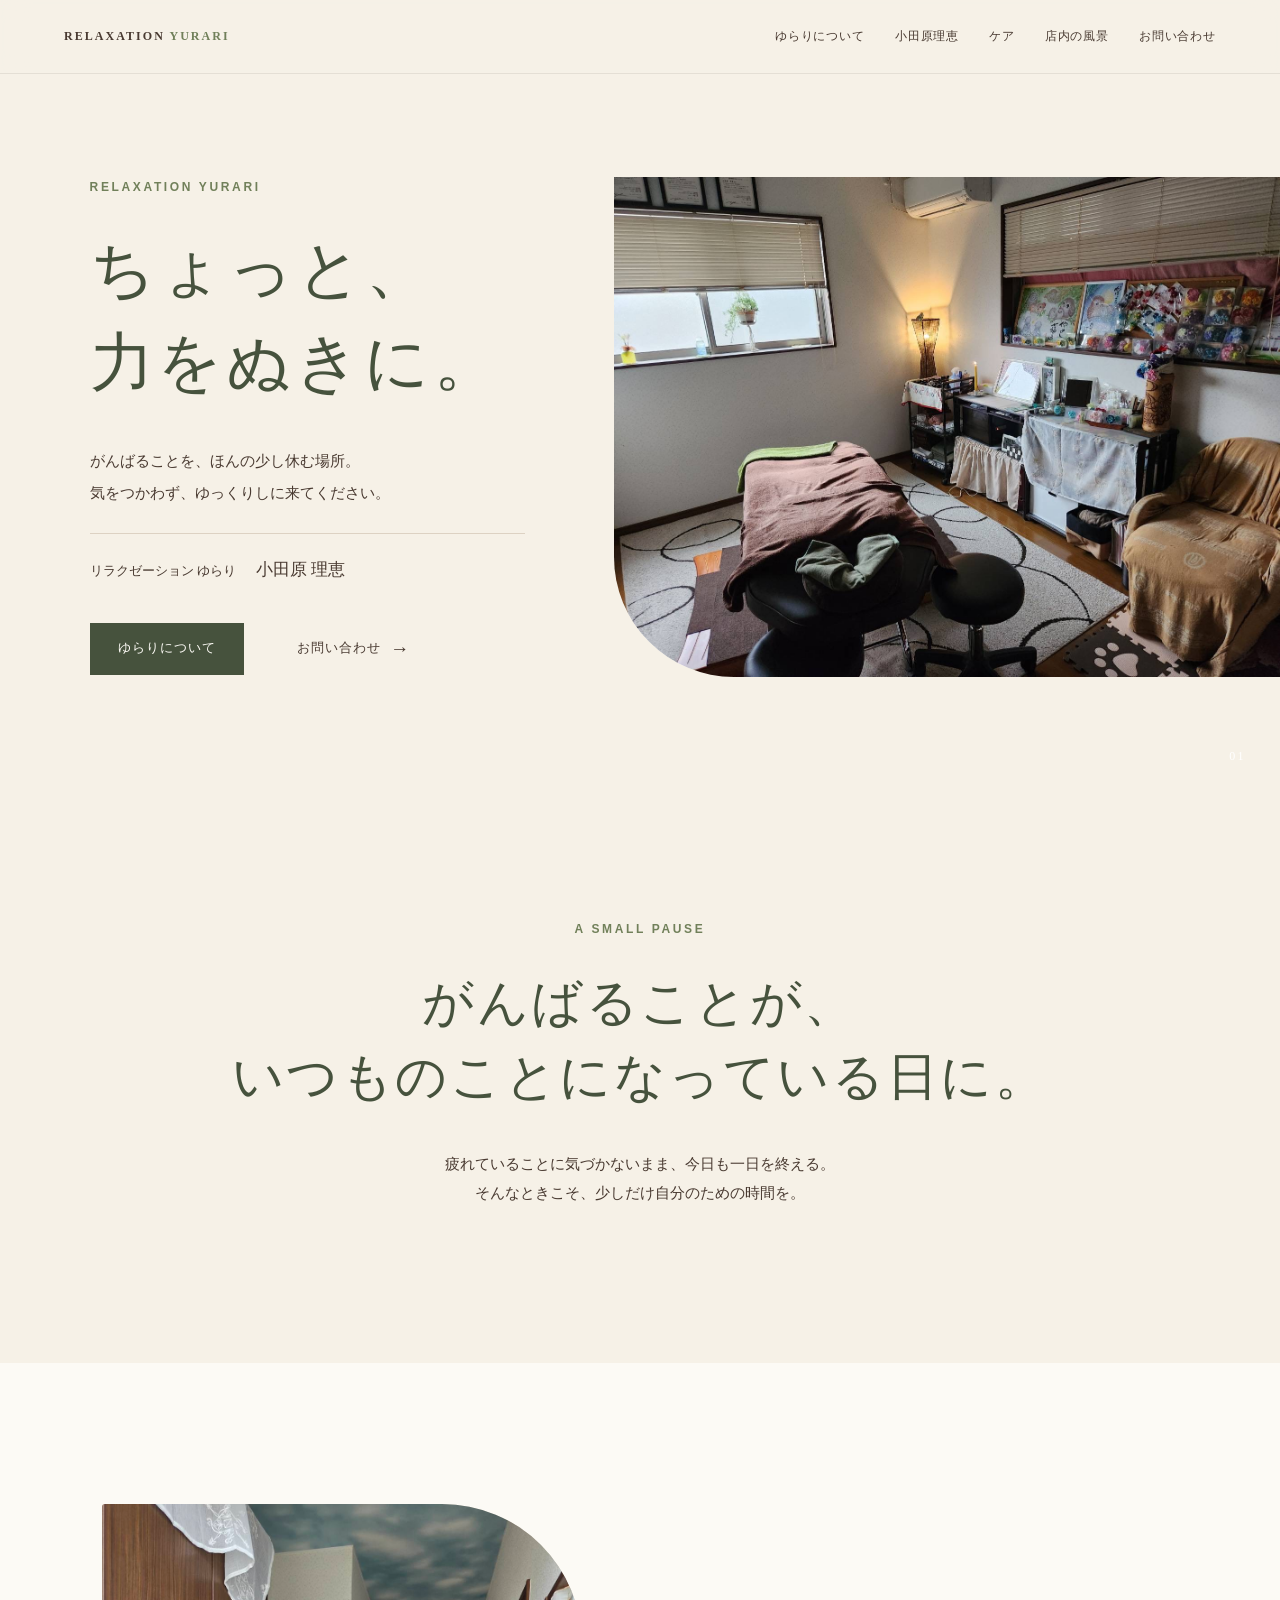
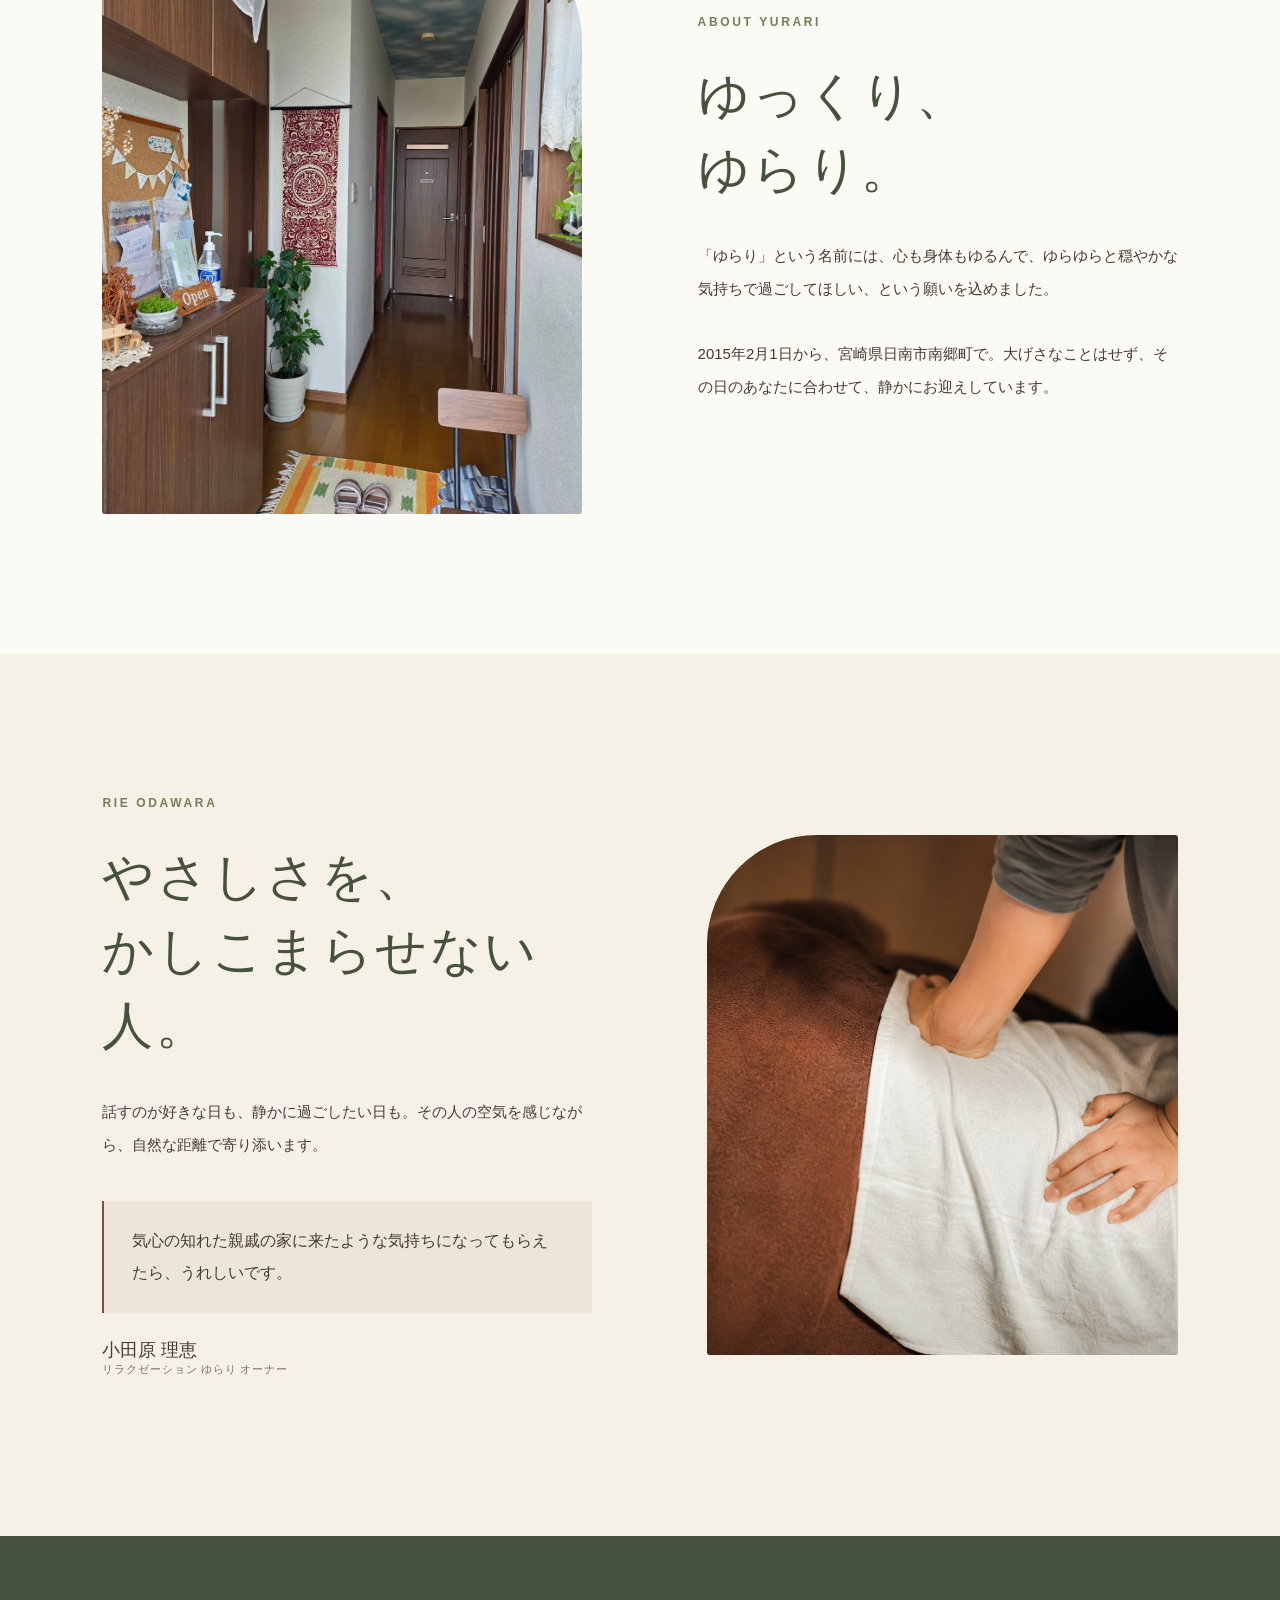
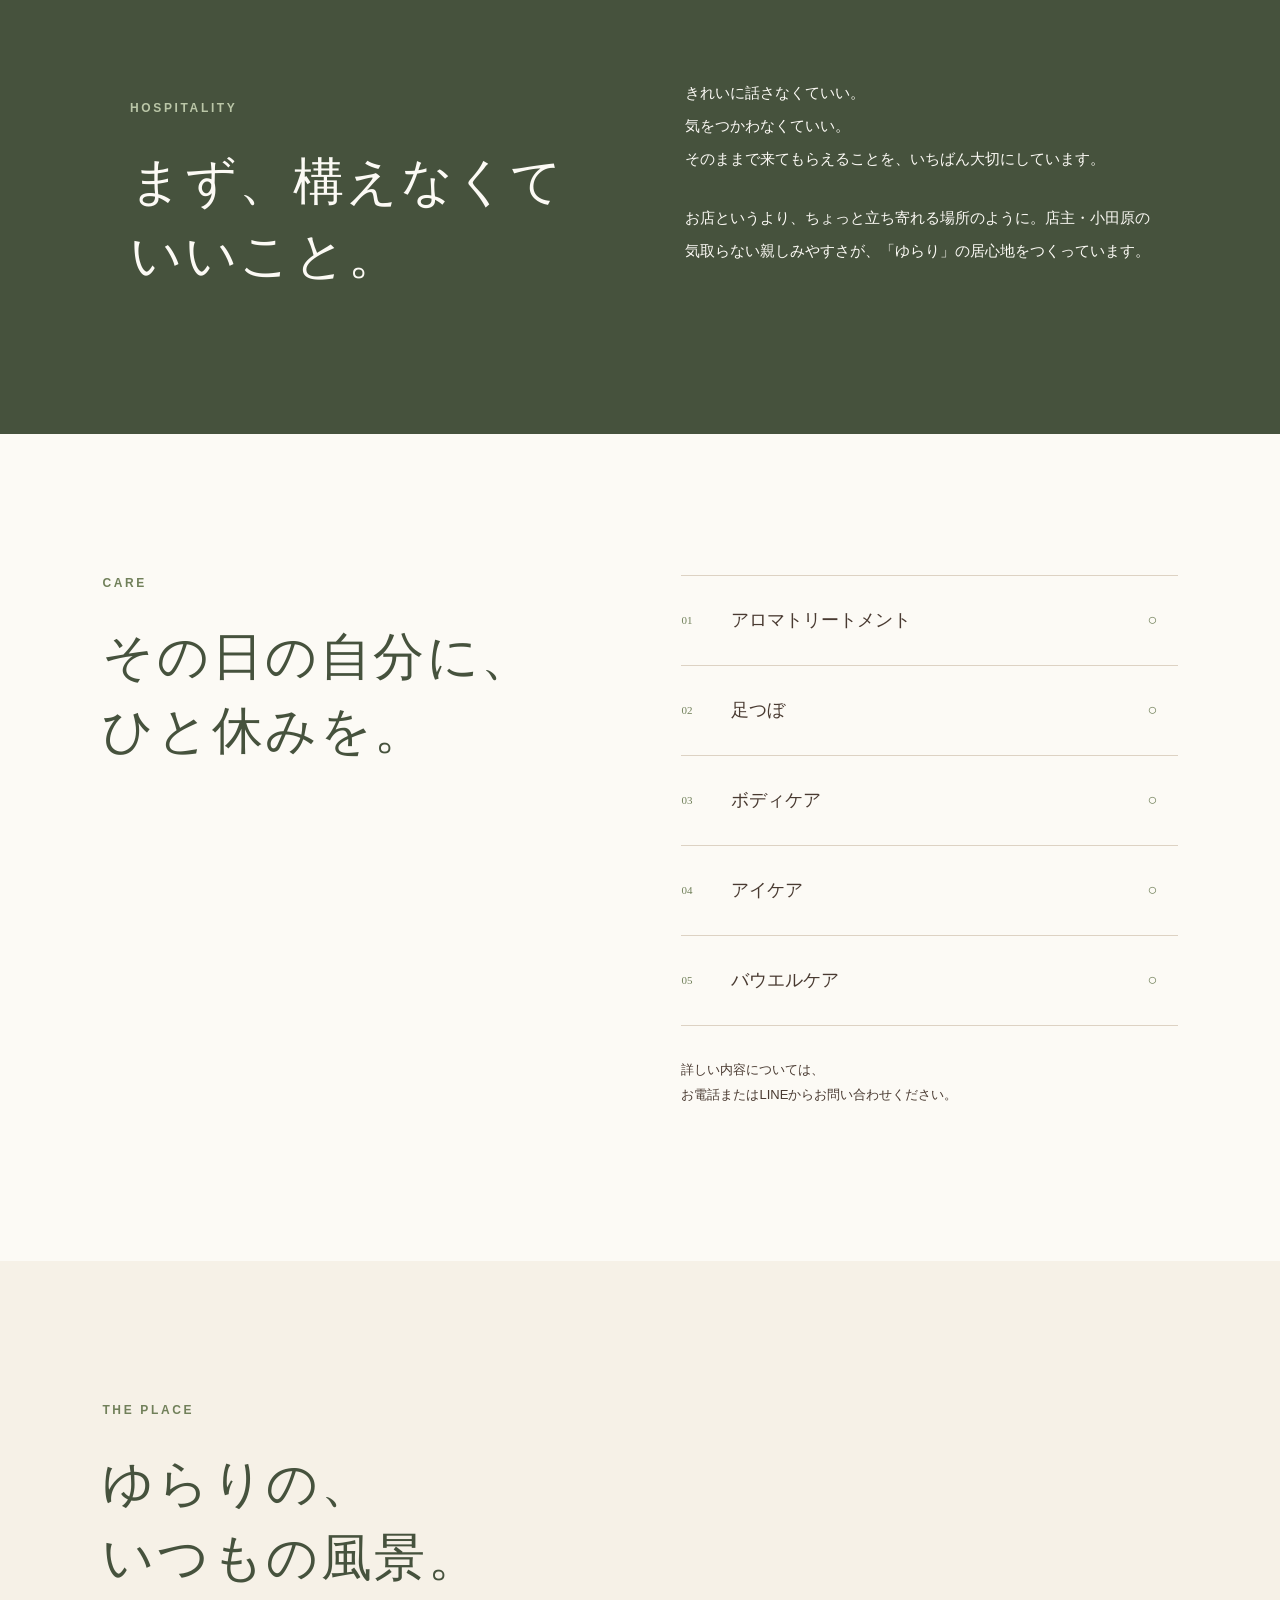
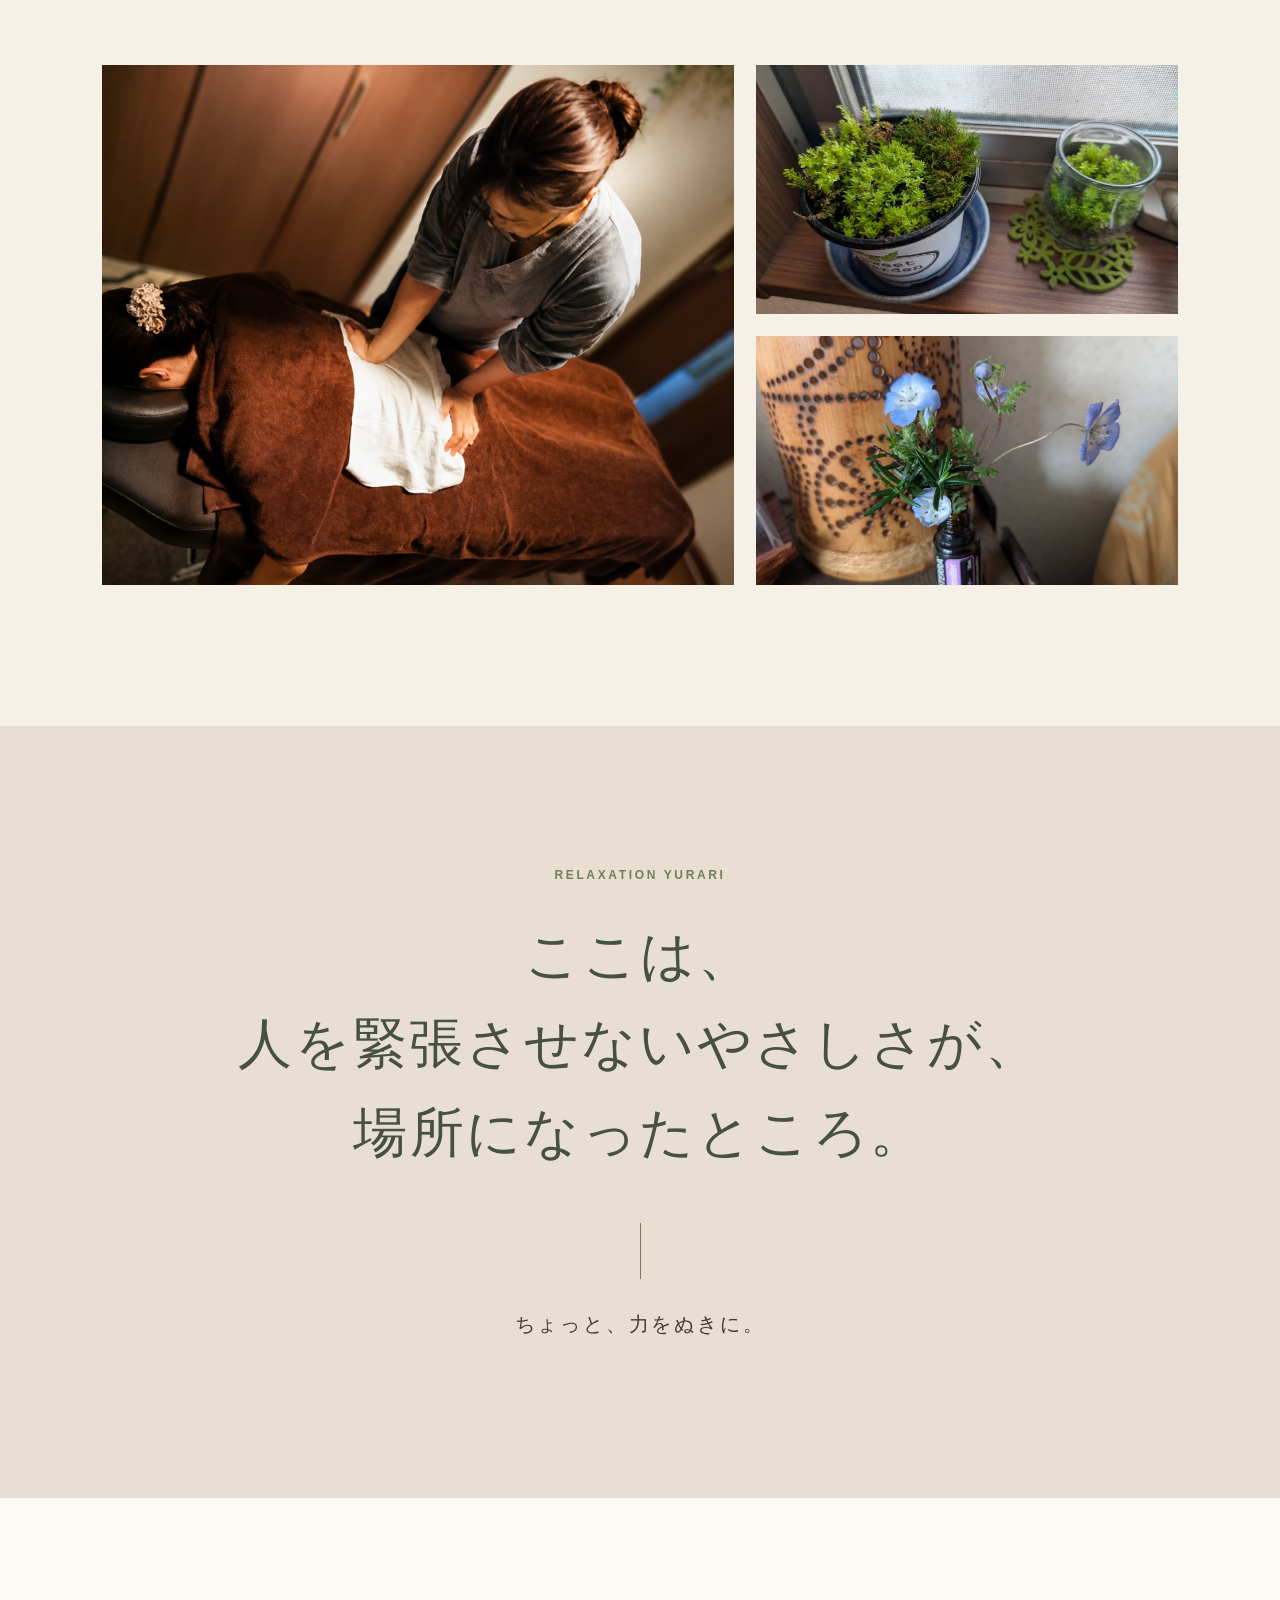
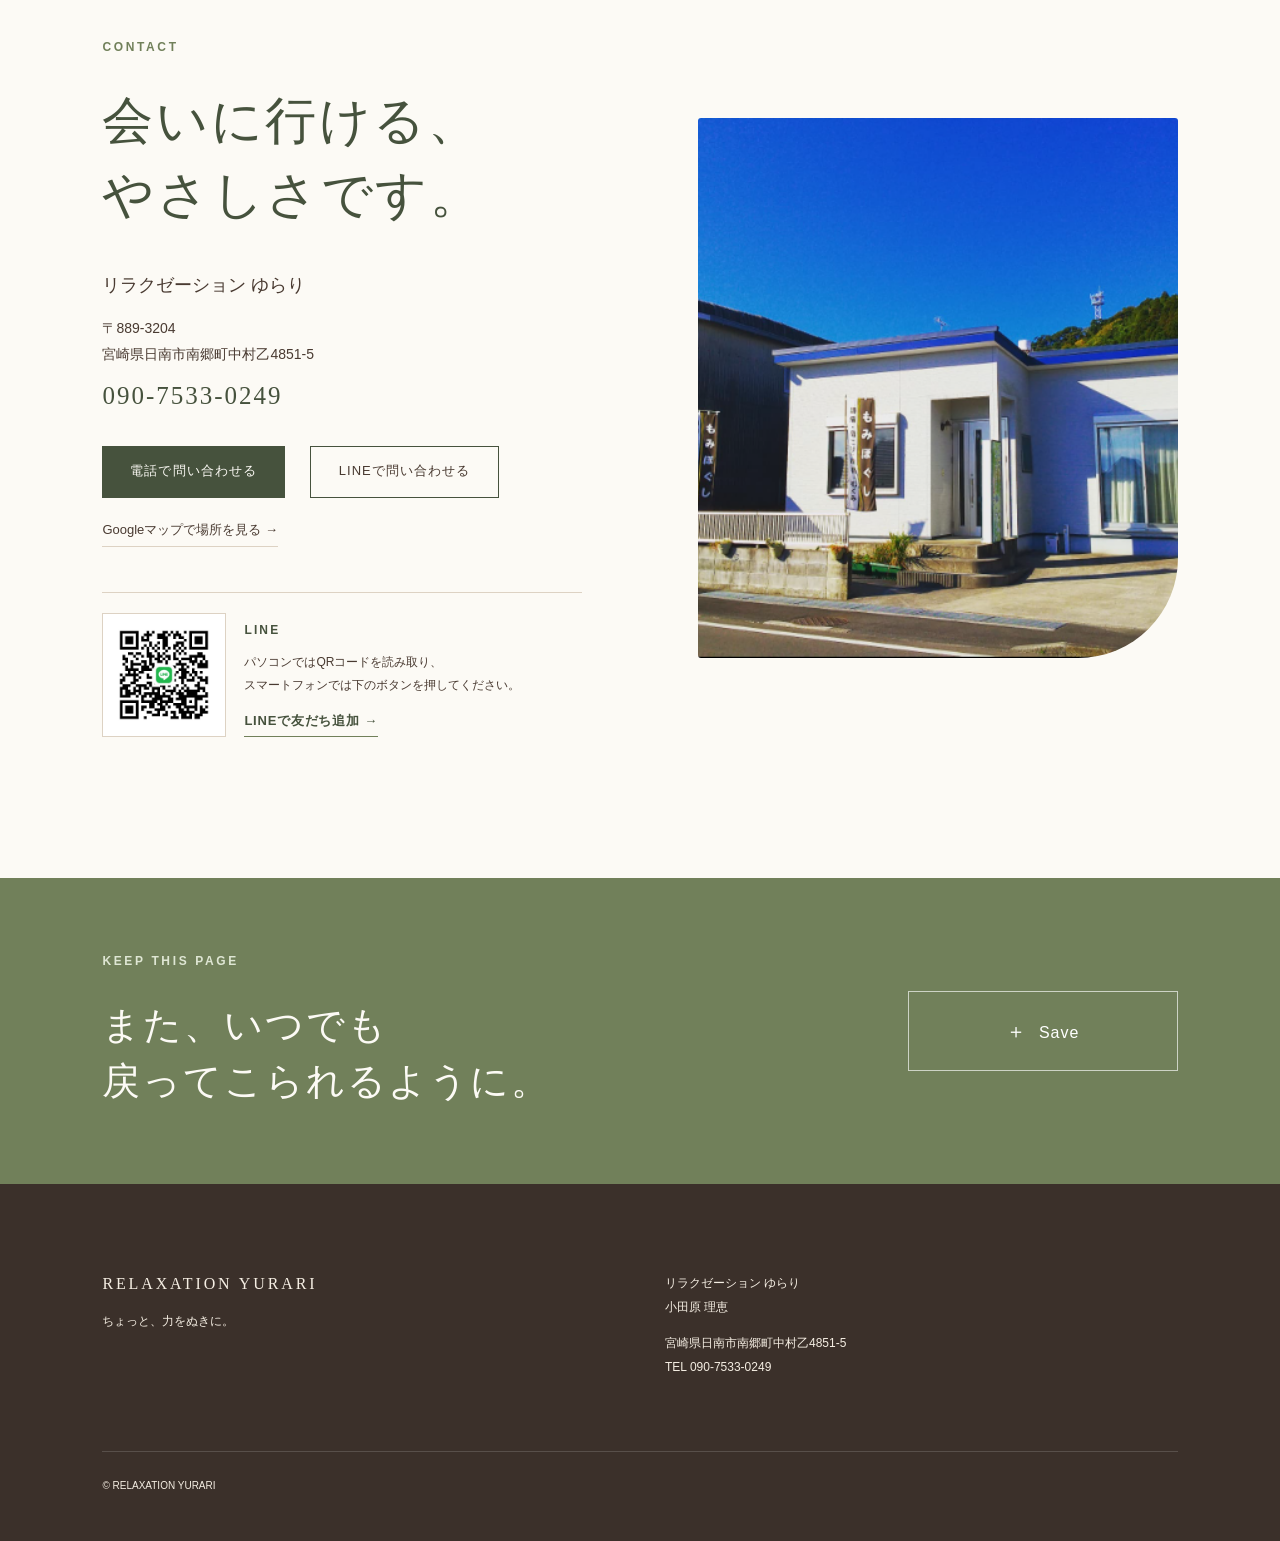
<file: index.html>
<!doctype html>
<html lang="ja" translate="no" class="notranslate">
<head>
  <meta charset="utf-8">
  <meta name="viewport" content="width=device-width,initial-scale=1">
  <meta name="google" content="notranslate">
  <meta name="description" content="人を緊張させないやさしさが、場所になったところ。宮崎県日南市のリラクゼーション ゆらり、小田原理恵のLiving Brand。">
  <title>RIE ODAWARA｜リラクゼーション ゆらり</title>
  <link rel="stylesheet" href="style.css?v=6">
  <link rel="stylesheet" href="save-menu.css?v=6">
  <script src="script.js?v=6" defer></script>
</head>
<body>
  <header class="site-header"><a class="logo" href="#top">RELAXATION <span>YURARI</span></a><nav class="nav" aria-label="メインナビゲーション"><a href="#about">ゆらりについて</a><a href="#rie">小田原理恵</a><a href="#care">ケア</a><a href="#place">店内の風景</a><a href="#contact">お問い合わせ</a></nav><button class="menu-button" type="button" aria-label="メニューを開く" aria-expanded="false"><span></span><span></span></button></header>
  <main id="top">
    <section class="hero"><div class="hero-copy reveal"><p class="eyebrow">RELAXATION YURARI</p><h1>ちょっと、<br>力をぬきに。</h1><p class="lead">がんばることを、ほんの少し休む場所。<br>気をつかわず、ゆっくりしに来てください。</p><p class="signature">リラクゼーション ゆらり <span>小田原 理恵</span></p><div class="hero-actions"><a class="button primary" href="#about">ゆらりについて</a><a class="button text-button" href="#contact">お問い合わせ <span>→</span></a></div></div><div class="photo hero-photo reveal"><img src="hero-room.jpg" alt="リラクゼーション ゆらりの施術室" style="object-position:center center"></div><span class="hero-number">01</span></section>
    <section class="intro section-pad reveal"><p class="eyebrow">A SMALL PAUSE</p><h2>がんばることが、<br>いつものことに<br class="mobile-only">なっている日に。</h2><p>疲れていることに気づかないまま、今日も一日を終える。<br>そんなときこそ、少しだけ自分のための時間を。</p></section>
    <section id="about" class="split-section section-pad light"><div class="photo about-photo reveal"><img src="entrance.jpg" alt="ゆらりの玄関と店内へ続く廊下" style="object-position:center 58%"></div><div class="section-copy reveal"><p class="eyebrow">ABOUT YURARI</p><h2>ゆっくり、<br>ゆらり。</h2><p>「ゆらり」という名前には、心も身体もゆるんで、ゆらゆらと穏やかな気持ちで過ごしてほしい、という願いを込めました。</p><p>2015年2月1日から、宮崎県日南市南郷町で。大げさなことはせず、その日のあなたに合わせて、静かにお迎えしています。</p></div></section>
    <section id="rie" class="split-section person section-pad"><div class="section-copy reveal"><p class="eyebrow">RIE ODAWARA</p><h2>やさしさを、<br>かしこまらせない人。</h2><p>話すのが好きな日も、静かに過ごしたい日も。その人の空気を感じながら、自然な距離で寄り添います。</p><blockquote>気心の知れた親戚の家に来たような気持ちになってもらえたら、うれしいです。</blockquote><p class="name">小田原 理恵 <span>リラクゼーション ゆらり オーナー</span></p></div><div class="photo hands-photo reveal"><img src="hands.png" alt="丁寧に施術する小田原理恵さんの手元" style="object-position:center 52%"></div></section>
    <section class="hospitality section-pad"><div class="hospitality-inner reveal"><div><p class="eyebrow">HOSPITALITY</p><h2>まず、構えなくて<br>いいこと。</h2></div><div class="hospitality-copy"><p>きれいに話さなくていい。<br>気をつかわなくていい。<br>そのままで来てもらえることを、いちばん大切にしています。</p><p>お店というより、ちょっと立ち寄れる場所のように。店主・小田原の気取らない親しみやすさが、「ゆらり」の居心地をつくっています。</p></div></div></section>
    <section id="care" class="care section-pad light"><div class="section-heading reveal"><p class="eyebrow">CARE</p><h2>その日の自分に、<br>ひと休みを。</h2></div><div class="care-list reveal"><div class="care-item"><span>01</span><h3>アロマトリートメント</h3><i>○</i></div><div class="care-item"><span>02</span><h3>足つぼ</h3><i>○</i></div><div class="care-item"><span>03</span><h3>ボディケア</h3><i>○</i></div><div class="care-item"><span>04</span><h3>アイケア</h3><i>○</i></div><div class="care-item"><span>05</span><h3>バウエルケア</h3><i>○</i></div></div><p class="care-note">詳しい内容については、<br>お電話またはLINEからお問い合わせください。</p></section>
    <section id="place" class="place section-pad"><div class="section-heading reveal"><p class="eyebrow">THE PLACE</p><h2>ゆらりの、<br>いつもの風景。</h2></div><div class="photo-grid"><div class="photo place-main reveal"><img src="treatment.png" alt="ゆらりでの施術の様子" style="object-position:center 35%"></div><div class="photo place-detail reveal"><img src="plant.jpg" alt="窓辺に置かれた植物" style="object-position:center 58%"></div><div class="photo place-detail reveal"><img src="nemophila.jpg" alt="店内に飾られたネモフィラ" style="object-position:center 50%"></div></div></section>
    <section class="brand-message section-pad reveal"><p class="eyebrow">RELAXATION YURARI</p><h2><span class="brand-line">ここは、</span><span class="brand-line">人を緊張させないやさしさが、</span><span class="brand-line">場所になったところ。</span></h2><div class="rule"></div><p>ちょっと、力をぬきに。</p></section>
    <section id="contact" class="contact section-pad"><div class="contact-copy reveal"><p class="eyebrow">CONTACT</p><h2>会いに行ける、<br>やさしさです。</h2><p class="shop">リラクゼーション ゆらり</p><address>〒889-3204<br>宮崎県日南市南郷町中村乙4851-5</address><a class="phone" href="tel:09075330249">090-7533-0249</a><div class="contact-actions"><a class="button primary" href="tel:09075330249">電話で問い合わせる</a><a class="button outline" href="https://line.me/ti/p/dkkRcWb7Nt#~" target="_blank" rel="noreferrer">LINEで問い合わせる</a></div><a class="map-link" href="https://www.google.com/maps/search/?api=1&amp;query=%E5%AE%AE%E5%B4%8E%E7%9C%8C%E6%97%A5%E5%8D%97%E5%B8%82%E5%8D%97%E9%83%B7%E7%94%BA%E4%B8%AD%E6%9D%91%E4%B9%994851-5" target="_blank" rel="noreferrer">Googleマップで場所を見る →</a><div id="line" class="line-box"><img src="line-qr.jpg" alt="リラクゼーション ゆらりのLINE QRコード"><div><strong>LINE</strong><p>パソコンではQRコードを読み取り、<br>スマートフォンでは下のボタンを押してください。</p><a class="line-add-link" href="https://line.me/ti/p/dkkRcWb7Nt#~" target="_blank" rel="noreferrer">LINEで友だち追加 →</a></div></div></div><div class="photo exterior-photo reveal"><img src="exterior.png" alt="リラクゼーション ゆらりの店舗外観"></div></section>
    <section class="save-section"><div><p class="eyebrow">KEEP THIS PAGE</p><h2>また、いつでも<br>戻ってこられるように。</h2></div><button class="save-button" type="button"><span>＋</span>Save</button></section>
  </main>
  <footer><div><p class="footer-logo">RELAXATION YURARI</p><p>ちょっと、力をぬきに。</p></div><div><p>リラクゼーション ゆらり<br>小田原 理恵</p><p>宮崎県日南市南郷町中村乙4851-5<br>TEL 090-7533-0249</p></div><p class="copyright">© RELAXATION YURARI</p></footer>
  <div class="mobile-contact"><a href="tel:09075330249">電話</a><a href="https://line.me/ti/p/dkkRcWb7Nt#~" target="_blank" rel="noreferrer">LINE</a></div>
  <div class="save-overlay" hidden><section class="save-modal" role="dialog" aria-modal="true" aria-labelledby="save-title"><button class="save-close" type="button" aria-label="閉じる">×</button><p class="eyebrow">SAVE MENU</p><h2 id="save-title">このページを、<br>そばに置く。</h2><div class="save-options"><button type="button" data-action="favorite"><span>01</span><strong>お気に入りに保存</strong><i>→</i></button><button type="button" data-action="home"><span>02</span><strong>ホーム画面に追加</strong><i>→</i></button><button type="button" data-action="pdf"><span>03</span><strong>PDFとして保存</strong><i>→</i></button><button type="button" data-action="copy"><span>04</span><strong>リンクをコピー</strong><i>→</i></button><button type="button" data-action="share"><span>05</span><strong>サイトを共有</strong><i>→</i></button></div><p class="save-notice" role="status" hidden></p><p class="save-help">保存方法は、お使いの端末やブラウザによって異なります。</p></section></div>
</body>
</html>
</file>
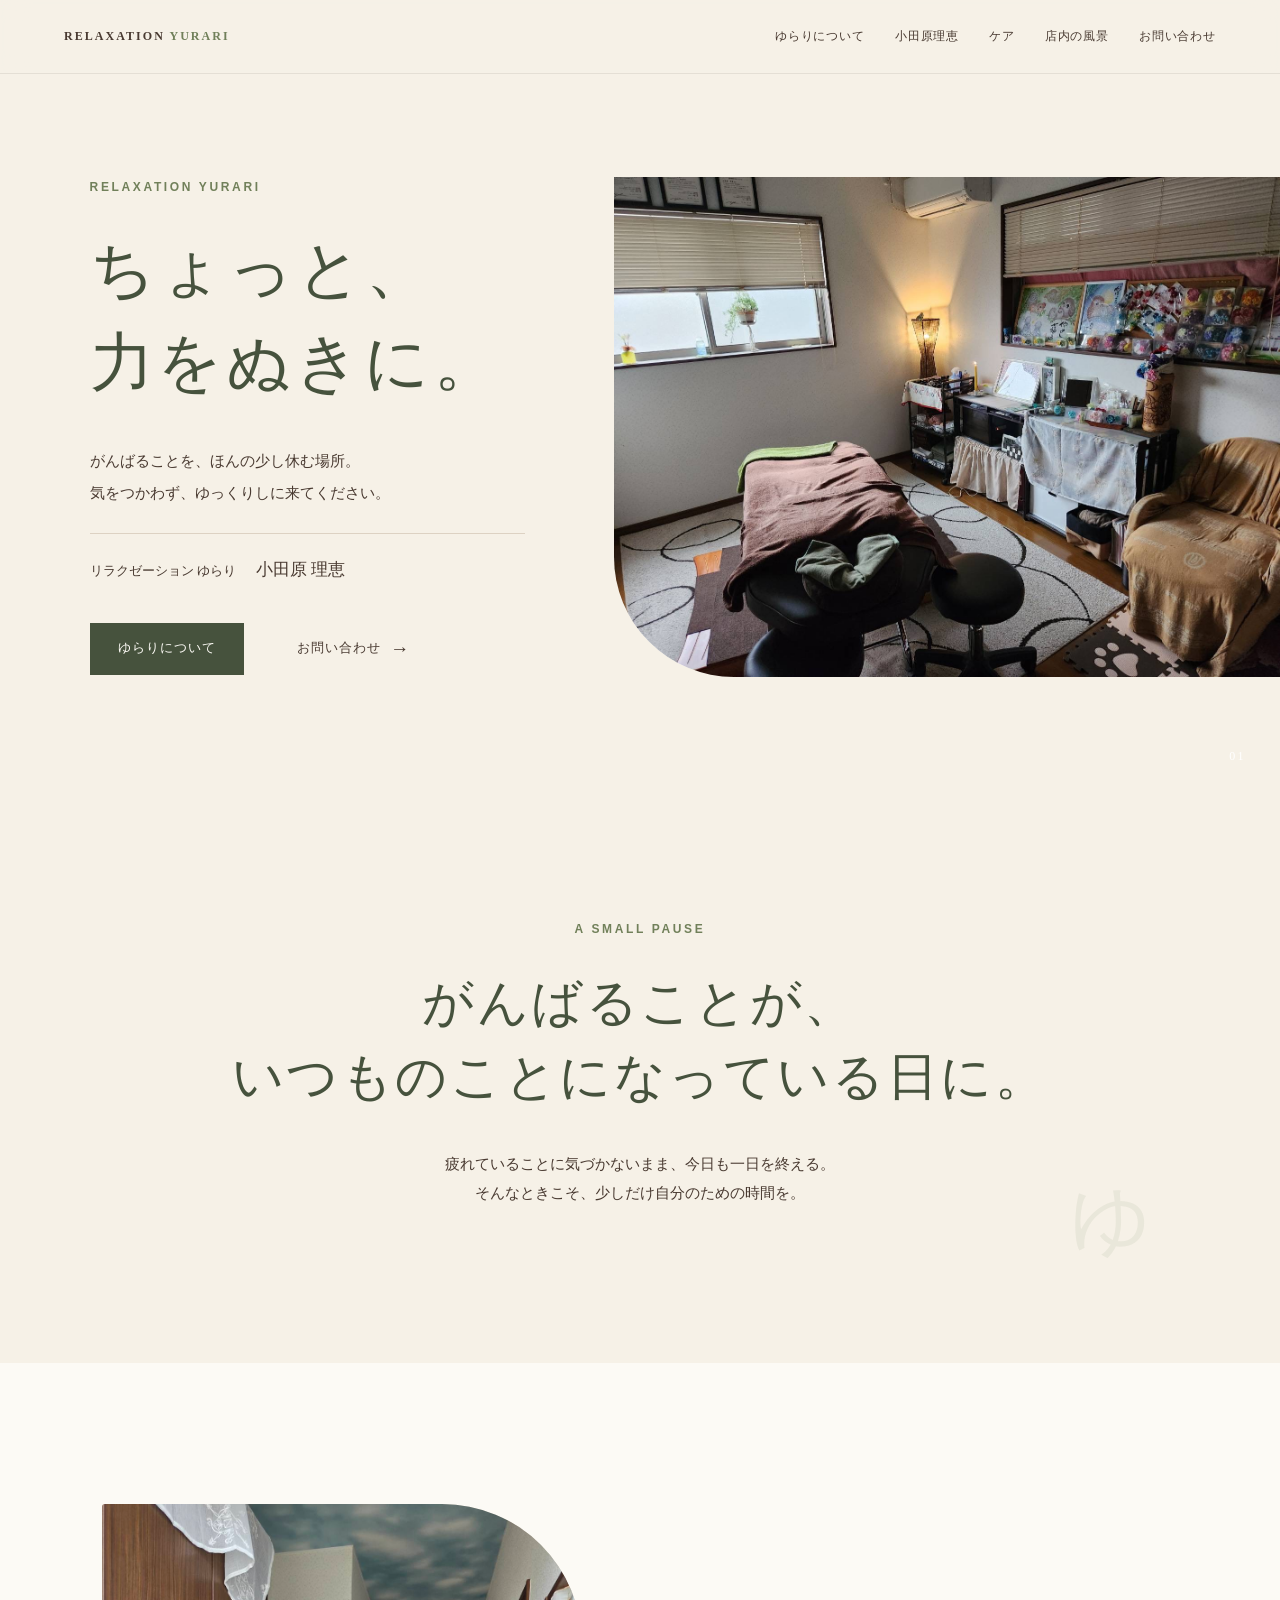
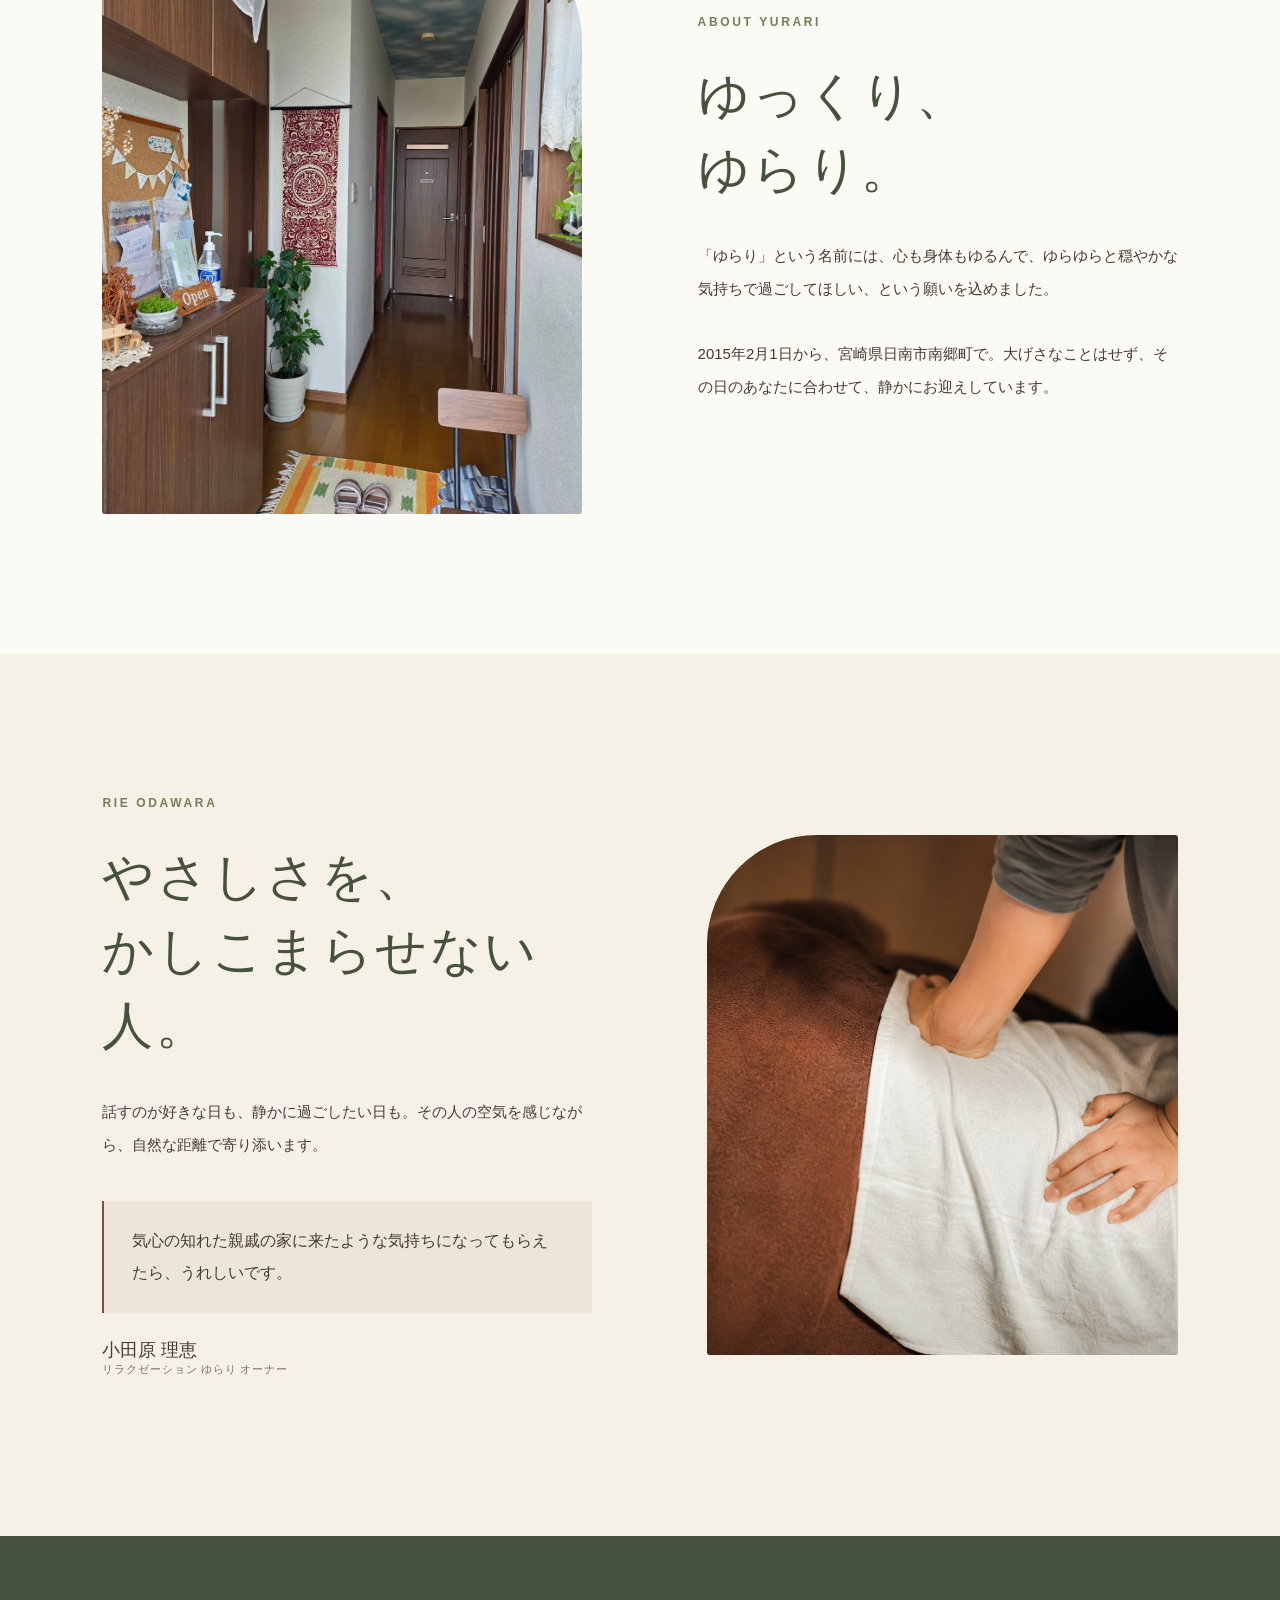
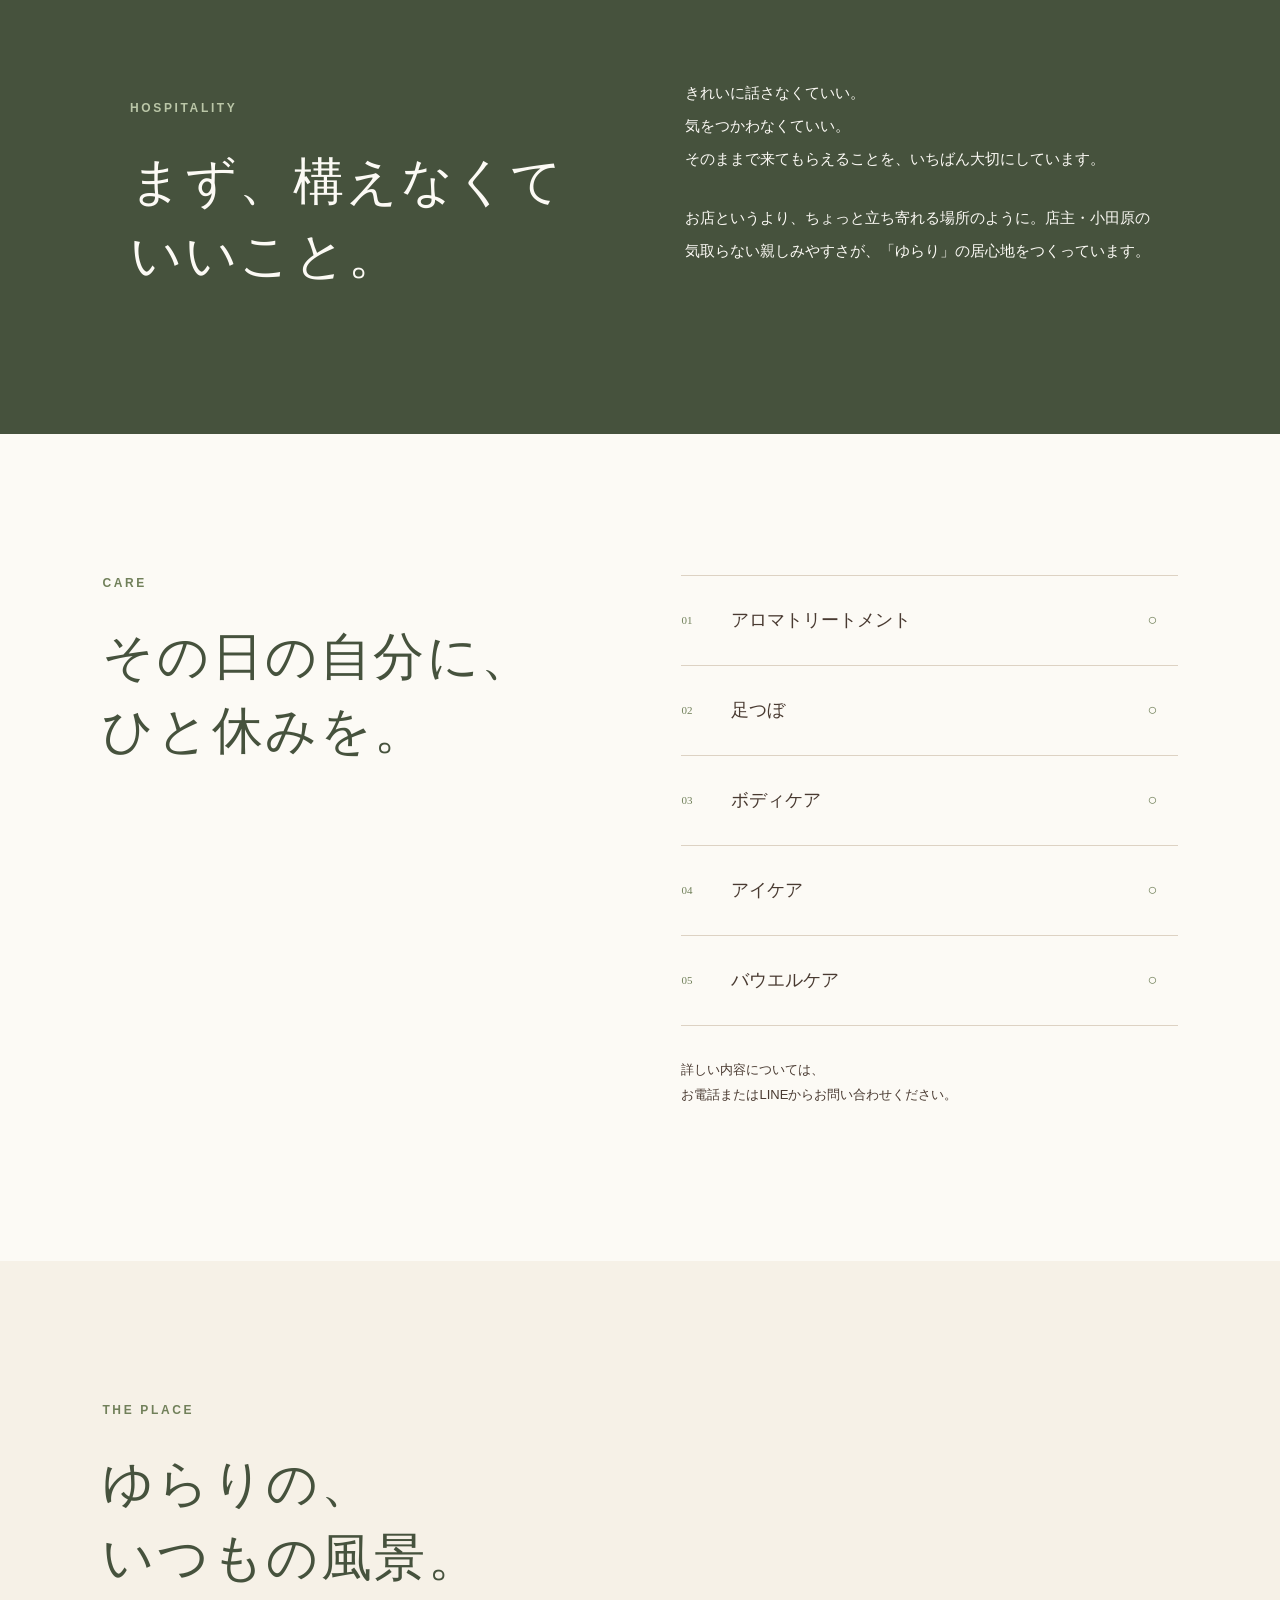
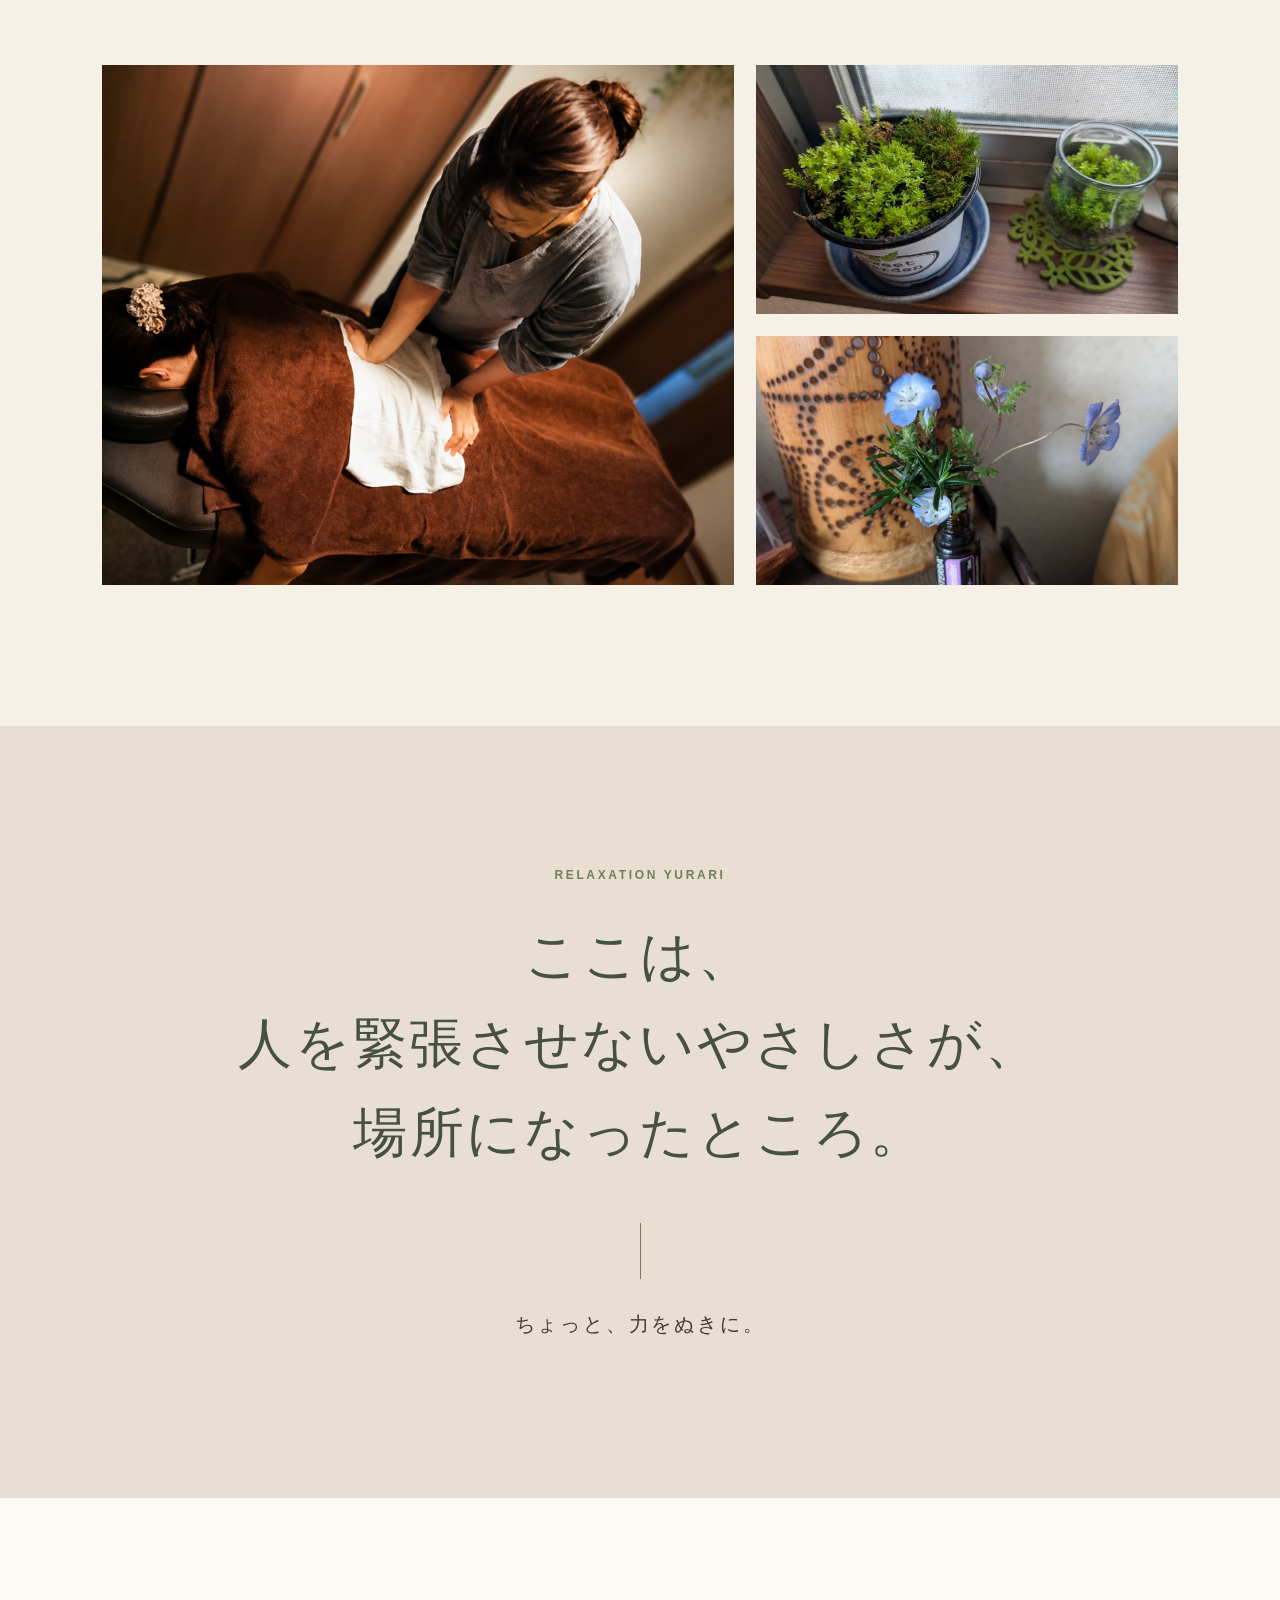
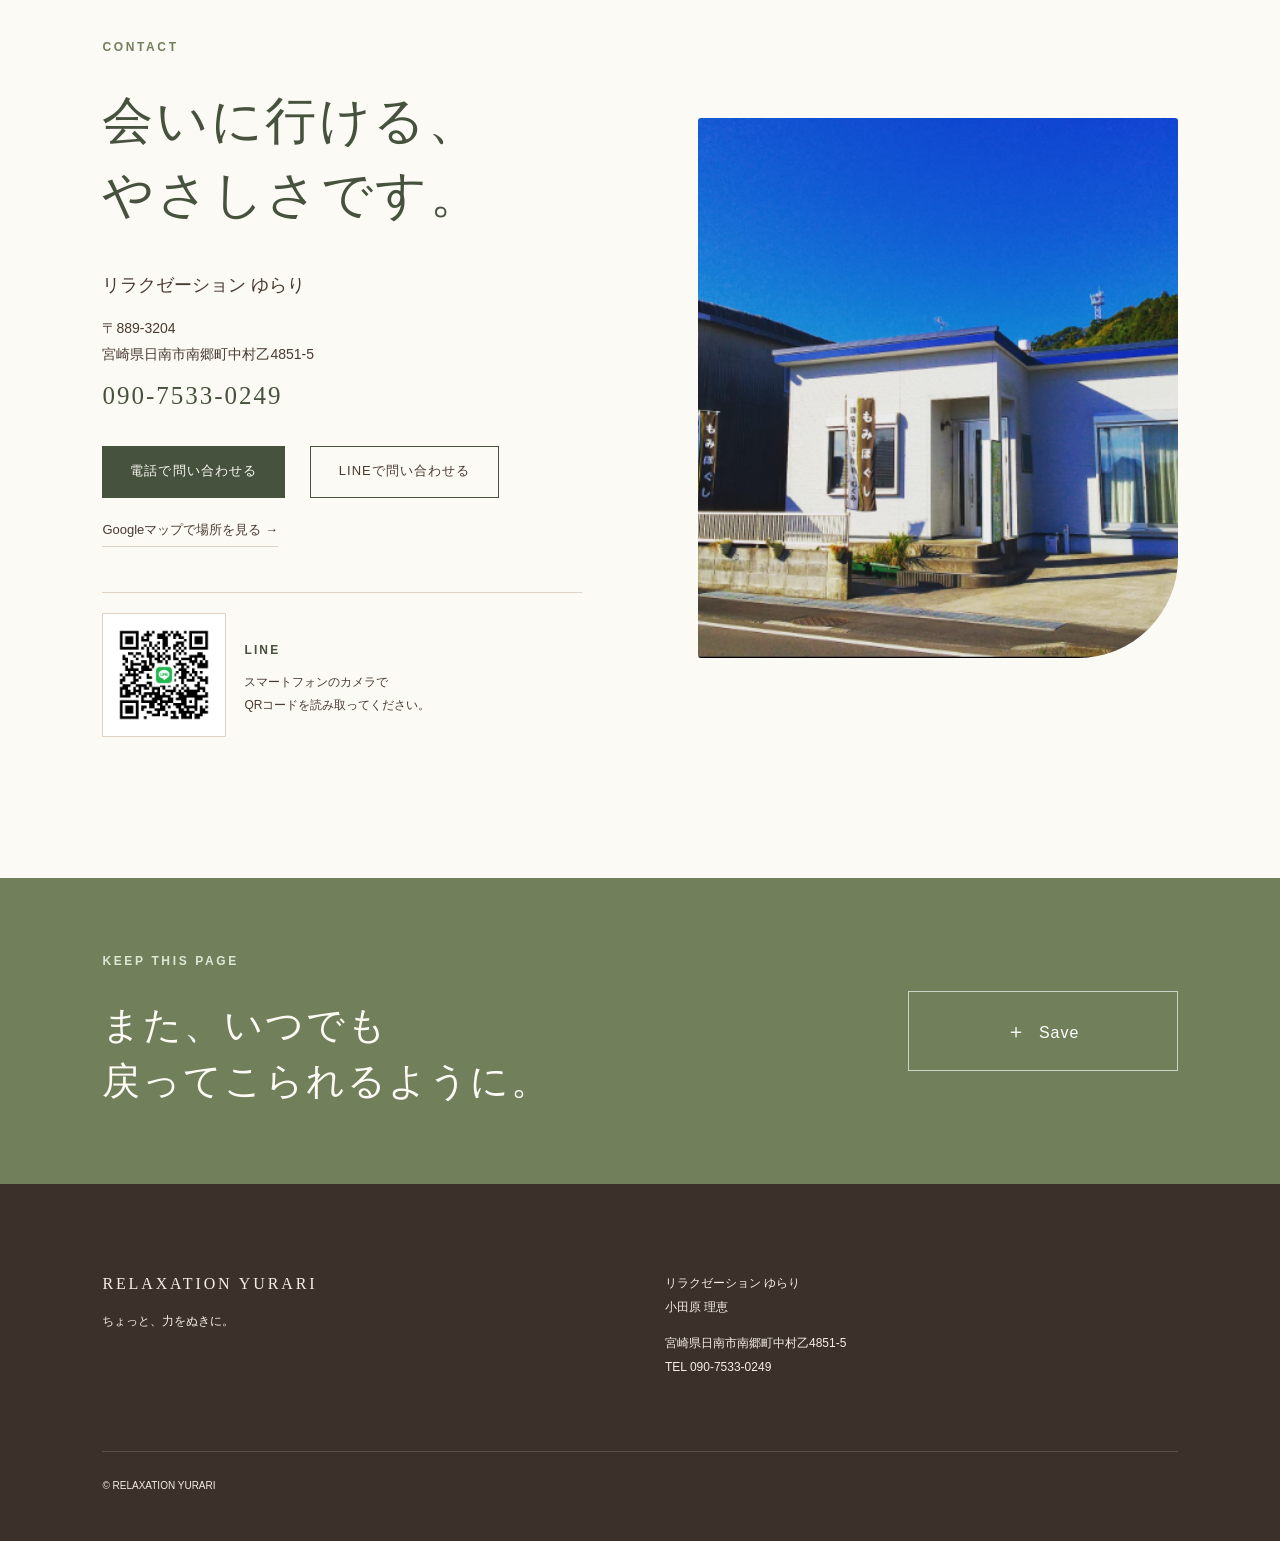
<file: YURARI-fixed-index.html>
<!doctype html>
<html lang="ja">
<head>
  <meta charset="utf-8">
  <meta name="viewport" content="width=device-width,initial-scale=1">
  <meta name="description" content="人を緊張させないやさしさが、場所になったところ。宮崎県日南市のリラクゼーション ゆらり、小田原理恵のLiving Brand。">
  <title>RIE ODAWARA｜リラクゼーション ゆらり</title>
  <link rel="stylesheet" href="style.css">
  <link rel="stylesheet" href="save-menu.css?v=3">
  <script src="script.js?v=3" defer></script>
</head>
<body>
  <header class="site-header"><a class="logo" href="#top">RELAXATION <span>YURARI</span></a><nav class="nav" aria-label="メインナビゲーション"><a href="#about">ゆらりについて</a><a href="#rie">小田原理恵</a><a href="#care">ケア</a><a href="#place">店内の風景</a><a href="#contact">お問い合わせ</a></nav><button class="menu-button" type="button" aria-label="メニューを開く" aria-expanded="false"><span></span><span></span></button></header>
  <main id="top">
    <section class="hero"><div class="hero-copy reveal"><p class="eyebrow">RELAXATION YURARI</p><h1>ちょっと、<br>力をぬきに。</h1><p class="lead">がんばることを、ほんの少し休む場所。<br>気をつかわず、ゆっくりしに来てください。</p><p class="signature">リラクゼーション ゆらり <span>小田原 理恵</span></p><div class="hero-actions"><a class="button primary" href="#about">ゆらりについて</a><a class="button text-button" href="#contact">お問い合わせ <span>→</span></a></div></div><div class="photo hero-photo reveal"><img src="hero-room.jpg" alt="リラクゼーション ゆらりの施術室" style="object-position:center center"></div><span class="hero-number">01</span></section>
    <section class="intro section-pad reveal"><p class="eyebrow">A SMALL PAUSE</p><h2>がんばることが、<br>いつものことになっている日に。</h2><p>疲れていることに気づかないまま、今日も一日を終える。<br>そんなときこそ、少しだけ自分のための時間を。</p><span class="small-mark">ゆ</span></section>
    <section id="about" class="split-section section-pad light"><div class="photo about-photo reveal"><img src="entrance.jpg" alt="ゆらりの玄関と店内へ続く廊下" style="object-position:center 58%"></div><div class="section-copy reveal"><p class="eyebrow">ABOUT YURARI</p><h2>ゆっくり、<br>ゆらり。</h2><p>「ゆらり」という名前には、心も身体もゆるんで、ゆらゆらと穏やかな気持ちで過ごしてほしい、という願いを込めました。</p><p>2015年2月1日から、宮崎県日南市南郷町で。大げさなことはせず、その日のあなたに合わせて、静かにお迎えしています。</p></div></section>
    <section id="rie" class="split-section person section-pad"><div class="section-copy reveal"><p class="eyebrow">RIE ODAWARA</p><h2>やさしさを、<br>かしこまらせない人。</h2><p>話すのが好きな日も、静かに過ごしたい日も。その人の空気を感じながら、自然な距離で寄り添います。</p><blockquote>気心の知れた親戚の家に来たような気持ちになってもらえたら、うれしいです。</blockquote><p class="name">小田原 理恵 <span>リラクゼーション ゆらり オーナー</span></p></div><div class="photo hands-photo reveal"><img src="hands.png" alt="丁寧に施術する小田原理恵さんの手元" style="object-position:center 52%"></div></section>
    <section class="hospitality section-pad"><div class="hospitality-inner reveal"><div><p class="eyebrow">HOSPITALITY</p><h2>まず、構えなくて<br>いいこと。</h2></div><div class="hospitality-copy"><p>きれいに話さなくていい。<br>気をつかわなくていい。<br>そのままで来てもらえることを、いちばん大切にしています。</p><p>お店というより、ちょっと立ち寄れる場所のように。店主・小田原の気取らない親しみやすさが、「ゆらり」の居心地をつくっています。</p></div></div></section>
    <section id="care" class="care section-pad light"><div class="section-heading reveal"><p class="eyebrow">CARE</p><h2>その日の自分に、<br>ひと休みを。</h2></div><div class="care-list reveal"><div class="care-item"><span>01</span><h3>アロマトリートメント</h3><i>○</i></div><div class="care-item"><span>02</span><h3>足つぼ</h3><i>○</i></div><div class="care-item"><span>03</span><h3>ボディケア</h3><i>○</i></div><div class="care-item"><span>04</span><h3>アイケア</h3><i>○</i></div><div class="care-item"><span>05</span><h3>バウエルケア</h3><i>○</i></div></div><p class="care-note">詳しい内容については、<br>お電話またはLINEからお問い合わせください。</p></section>
    <section id="place" class="place section-pad"><div class="section-heading reveal"><p class="eyebrow">THE PLACE</p><h2>ゆらりの、<br>いつもの風景。</h2></div><div class="photo-grid"><div class="photo place-main reveal"><img src="treatment.png" alt="ゆらりでの施術の様子" style="object-position:center 35%"></div><div class="photo place-detail reveal"><img src="plant.jpg" alt="窓辺に置かれた植物" style="object-position:center 58%"></div><div class="photo place-detail reveal"><img src="nemophila.jpg" alt="店内に飾られたネモフィラ" style="object-position:center 50%"></div></div></section>
    <section class="brand-message section-pad reveal"><p class="eyebrow">RELAXATION YURARI</p><h2>ここは、<br>人を緊張させないやさしさが、<br>場所になったところ。</h2><div class="rule"></div><p>ちょっと、力をぬきに。</p></section>
    <section id="contact" class="contact section-pad"><div class="contact-copy reveal"><p class="eyebrow">CONTACT</p><h2>会いに行ける、<br>やさしさです。</h2><p class="shop">リラクゼーション ゆらり</p><address>〒889-3204<br>宮崎県日南市南郷町中村乙4851-5</address><a class="phone" href="tel:09075330249">090-7533-0249</a><div class="contact-actions"><a class="button primary" href="tel:09075330249">電話で問い合わせる</a><a class="button outline" href="#line">LINEで問い合わせる</a></div><a class="map-link" href="https://www.google.com/maps/search/?api=1&amp;query=%E5%AE%AE%E5%B4%8E%E7%9C%8C%E6%97%A5%E5%8D%97%E5%B8%82%E5%8D%97%E9%83%B7%E7%94%BA%E4%B8%AD%E6%9D%91%E4%B9%994851-5" target="_blank" rel="noreferrer">Googleマップで場所を見る →</a><div id="line" class="line-box"><img src="line-qr.jpg" alt="リラクゼーション ゆらりのLINE QRコード"><div><strong>LINE</strong><p>スマートフォンのカメラで<br>QRコードを読み取ってください。</p></div></div></div><div class="photo exterior-photo reveal"><img src="exterior.png" alt="リラクゼーション ゆらりの店舗外観"></div></section>
    <section class="save-section"><div><p class="eyebrow">KEEP THIS PAGE</p><h2>また、いつでも<br>戻ってこられるように。</h2></div><button class="save-button" type="button"><span>＋</span>Save</button></section>
  </main>
  <footer><div><p class="footer-logo">RELAXATION YURARI</p><p>ちょっと、力をぬきに。</p></div><div><p>リラクゼーション ゆらり<br>小田原 理恵</p><p>宮崎県日南市南郷町中村乙4851-5<br>TEL 090-7533-0249</p></div><p class="copyright">© RELAXATION YURARI</p></footer>
  <div class="mobile-contact"><a href="tel:09075330249">電話</a><a href="#line">LINE</a></div>
  <div class="save-overlay" hidden><section class="save-modal" role="dialog" aria-modal="true" aria-labelledby="save-title"><button class="save-close" type="button" aria-label="閉じる">×</button><p class="eyebrow">SAVE MENU</p><h2 id="save-title">このページを、<br>そばに置く。</h2><div class="save-options"><button type="button" data-action="favorite"><span>01</span><strong>お気に入りに保存</strong><i>→</i></button><button type="button" data-action="home"><span>02</span><strong>ホーム画面に追加</strong><i>→</i></button><button type="button" data-action="pdf"><span>03</span><strong>PDFとして保存</strong><i>→</i></button><button type="button" data-action="copy"><span>04</span><strong>リンクをコピー</strong><i>→</i></button><button type="button" data-action="share"><span>05</span><strong>サイトを共有</strong><i>→</i></button></div><p class="save-notice" role="status" hidden></p><p class="save-help">保存方法は、お使いの端末やブラウザによって異なります。</p></section></div>
</body>
</html>
</file>
<file: style.css>
:root{--ivory:#f6f1e7;--paper:#fcfaf5;--green:#71805a;--deep:#46523d;--brown:#493a31;--wine:#814f51;--line:#ddd2c3}*{box-sizing:border-box}html{scroll-behavior:smooth}body{margin:0;background:var(--ivory);color:var(--brown);font-family:"Noto Sans JP","Yu Gothic",sans-serif;line-height:1.9;overflow-x:hidden}a{color:inherit;text-decoration:none}button{font:inherit}.site-header{height:74px;display:flex;align-items:center;justify-content:space-between;padding:0 clamp(24px,5vw,72px);position:fixed;inset:0 0 auto;z-index:50;background:#f6f1e7e8;backdrop-filter:blur(14px);border-bottom:1px solid #493a311a}.logo{font:600 12px Georgia;letter-spacing:.17em}.logo span{color:var(--green)}.nav{display:flex;gap:30px;font-size:12px;letter-spacing:.07em}.nav a{position:relative}.nav a:after{content:"";height:1px;background:var(--green);position:absolute;left:0;right:100%;bottom:-5px;transition:.3s}.nav a:hover:after{right:0}.menu-button{display:none;background:none;border:0;width:42px;height:42px}.hero{min-height:780px;padding-top:74px;display:grid;grid-template-columns:48% 52%;position:relative}.hero-copy{align-self:center;padding:80px clamp(28px,7vw,112px)}.eyebrow{font:600 11px/1.4 Arial;letter-spacing:.26em;color:var(--green);margin:0 0 28px}.hero h1,.section-pad h2,.save-section h2{font-family:"Yu Mincho","Hiragino Mincho ProN",serif;font-weight:400;letter-spacing:.05em;line-height:1.45;margin:0}.hero h1{font-size:clamp(52px,5vw,76px);color:var(--deep)}.lead{margin:35px 0 24px;font-size:15px;line-height:2.15}.signature{font-size:13px;border-top:1px solid var(--line);padding-top:20px}.signature span{margin-left:16px;font-family:"Yu Mincho",serif;font-size:17px}.hero-actions,.contact-actions{display:flex;align-items:center;gap:25px;flex-wrap:wrap;margin-top:36px}.button{display:inline-flex;align-items:center;justify-content:center;min-height:52px;padding:0 28px;font-size:13px;letter-spacing:.08em;transition:.25s}.button.primary{background:var(--deep);color:var(--paper)}.button.primary:hover{background:var(--green);transform:translateY(-2px)}.text-button span{font-size:19px;margin-left:9px}.hero-photo{height:calc(100vh - 32px);min-height:706px;border-radius:0 0 0 120px}.photo{overflow:hidden;background:#dfd6c8;position:relative}.photo img{width:100%;height:100%;display:block;object-fit:cover}.photo-fallback{background:linear-gradient(145deg,#afa98e,#7b8166 52%,#58493f);display:flex;align-items:center;justify-content:center}.photo-fallback:before{content:"";position:absolute;inset:12%;border:1px solid #ffffff59}.photo-fallback span{font:12px Georgia;letter-spacing:.4em;color:#ffffffc7}.hero-number{position:absolute;right:34px;bottom:16px;color:white;font:12px Georgia;letter-spacing:.2em}.section-pad{padding:clamp(90px,11vw,160px) clamp(24px,8vw,128px)}.section-pad h2{font-size:clamp(34px,4vw,52px);color:var(--deep)}.intro{text-align:center;position:relative}.intro p:not(.eyebrow){font-size:15px;margin-top:36px}.small-mark{position:absolute;right:10%;bottom:15%;font:80px "Yu Mincho";color:#71805a17}.light{background:var(--paper)}.split-section{display:grid;grid-template-columns:1fr 1fr;gap:clamp(60px,9vw,150px);align-items:center}.about-photo{height:610px;border-radius:3px 140px 3px 3px}.section-copy{max-width:570px}.section-copy>p:not(.eyebrow):not(.name){font-size:15px;margin:32px 0 0;line-height:2.2}.person{grid-template-columns:1.02fr .98fr}.hands-photo{height:520px;border-radius:110px 3px 3px 3px}.section-copy blockquote{margin:40px 0 25px;padding:24px 28px;background:#eee5d8;border-left:2px solid var(--wine);font-family:"Yu Mincho";font-size:16px;line-height:2}.name{font:18px "Yu Mincho"}.name span{display:block;font:11px "Noto Sans JP";letter-spacing:.08em;color:#806f62}.hospitality{background:var(--deep);color:var(--paper)}.hospitality-inner{max-width:1020px;margin:auto;display:grid;grid-template-columns:1fr 1fr;gap:90px;align-items:end}.hospitality .eyebrow{color:#bac6a7}.hospitality h2{color:var(--paper);font-size:clamp(38px,4vw,58px)}.hospitality-copy p{font-size:15px;margin:0 0 26px;line-height:2.2}.section-heading{margin-bottom:70px}.care{display:grid;grid-template-columns:1fr 1.1fr;column-gap:10vw}.care-list{border-top:1px solid var(--line)}.care-item{display:grid;grid-template-columns:50px 1fr 30px;align-items:center;min-height:90px;border-bottom:1px solid var(--line)}.care-item span{font:11px Georgia;color:var(--green)}.care-item h3{font:400 18px "Yu Mincho";margin:0}.care-item i{font-style:normal;color:var(--green)}.care-note{grid-column:2;margin-top:32px;font-size:13px}.place .section-heading{max-width:1150px;margin-inline:auto}.photo-grid{max-width:1150px;margin:auto;display:grid;grid-template-columns:1.2fr .8fr;grid-template-rows:249px 249px;gap:22px}.place-main{grid-row:1/3;height:520px}.place-detail{height:249px}.brand-message{text-align:center;background:#e8dfd2}.brand-message h2{font-size:clamp(34px,4.2vw,56px);line-height:1.65}.brand-message .rule{width:1px;height:56px;background:var(--green);margin:45px auto 32px}.brand-message>p:last-child{font:20px "Yu Mincho";letter-spacing:.14em}.contact{display:grid;grid-template-columns:1fr 1fr;gap:9vw;align-items:center;background:var(--paper)}.contact .shop{font:18px "Yu Mincho";margin-top:40px}.contact address{font-style:normal;font-size:14px}.phone{font:25px Georgia;letter-spacing:.08em;display:block;margin-top:14px;color:var(--deep)}.outline{border:1px solid var(--deep)}.map-link{display:block;width:max-content;font-size:13px;border-bottom:1px solid var(--line);padding-bottom:4px;margin-top:20px}.line-box{margin-top:45px;border-top:1px solid var(--line);padding-top:20px;display:flex;gap:18px;align-items:center}.line-box img{display:block;width:124px;height:124px;object-fit:contain;background:white;padding:6px;border:1px solid var(--line)}.line-box strong{font:600 12px Arial;letter-spacing:.18em;color:var(--deep)}.line-box p{font-size:12px;margin:7px 0 0}.exterior-photo{height:540px;border-radius:3px 3px 100px 3px}.save-section{background:var(--green);color:var(--paper);padding:75px clamp(24px,8vw,128px);display:flex;align-items:center;justify-content:space-between;gap:40px}.save-section .eyebrow{color:#dfe6d4}.save-section h2{color:var(--paper);font-size:clamp(28px,3vw,40px)}.save-button{border:1px solid #ffffffa6;background:transparent;color:white;padding:20px 28px;min-width:270px;cursor:pointer;letter-spacing:.06em}.save-button span{margin-right:12px;font-size:20px}.save-button:hover{background:#ffffff1f}.save-button.saved{background:#ffffff29;cursor:default}footer{background:#3b302a;color:#f5eee3;padding:75px clamp(24px,8vw,128px) 35px;display:grid;grid-template-columns:1fr 1fr;gap:50px;font-size:12px;line-height:2}.footer-logo{font:16px Georgia;letter-spacing:.18em}.copyright{grid-column:1/3;border-top:1px solid #ffffff26;padding-top:24px;font-size:10px}.mobile-contact{display:none}.reveal{opacity:0;transform:translateY(18px);transition:opacity .8s,transform .8s}.reveal.is-visible{opacity:1;transform:none}
@media(prefers-reduced-motion:reduce){html{scroll-behavior:auto}.reveal{opacity:1;transform:none;transition:none}}
@media(max-width:767px){.site-header{height:64px;padding:0 20px}.nav{position:absolute;top:64px;left:0;right:0;background:var(--paper);padding:22px 24px 30px;display:none;flex-direction:column;gap:16px;border-bottom:1px solid var(--line)}.nav.open{display:flex}.menu-button{display:flex;flex-direction:column;justify-content:center;gap:7px}.menu-button span{height:1px;width:22px;background:var(--brown)}.hero{padding-top:64px;display:flex;flex-direction:column;min-height:0}.hero-copy{padding:75px 24px 48px}.hero h1{font-size:46px}.lead{font-size:14px}.signature span{display:block;margin:7px 0 0}.hero-photo{height:440px;min-height:0;margin-left:24px;border-radius:80px 0 0}.section-pad{padding:88px 24px}.section-pad h2{font-size:34px}.intro{text-align:left}.intro p:not(.eyebrow){font-size:14px}.split-section{grid-template-columns:1fr;gap:48px}.about-photo{height:440px;order:2;border-radius:3px 80px 3px 3px}.person{grid-template-columns:1fr}.hands-photo{height:320px;border-radius:65px 3px 3px 3px}.section-copy>p:not(.eyebrow):not(.name),.hospitality-copy p{font-size:14px}.hospitality-inner{grid-template-columns:1fr;gap:38px}.care{display:block}.section-heading{margin-bottom:48px}.care-item{min-height:78px;grid-template-columns:38px 1fr 26px}.care-item h3{font-size:16px}.care-note{margin-top:28px}.photo-grid{display:flex;flex-direction:column;gap:16px}.photo-grid .photo{height:280px}.photo-grid .place-main{height:400px}.brand-message{text-align:left}.brand-message h2{font-size:31px}.brand-message .rule{margin-left:0}.contact{grid-template-columns:1fr;gap:55px}.exterior-photo{height:360px;border-radius:3px 3px 70px 3px}.contact-actions{flex-direction:column;align-items:stretch;gap:12px}.contact-actions .button{width:100%}.save-section{padding:65px 24px;display:block}.save-button{width:100%;margin-top:34px;min-width:0}footer{grid-template-columns:1fr;padding-bottom:110px}.copyright{grid-column:1}.mobile-contact{position:fixed;z-index:60;bottom:0;left:0;right:0;height:58px;background:#fcfaf5f5;display:grid;grid-template-columns:1fr 1fr;border-top:1px solid var(--line)}.mobile-contact a{display:grid;place-items:center;font-size:13px}.mobile-contact a:first-child{background:var(--deep);color:white}}

/* Readability and image-composition refinements */
.mobile-only{display:none}
.brand-line{display:block}
.eyebrow{font-size:12px;letter-spacing:.22em}
.hero-photo{height:auto;min-height:0;align-self:center;aspect-ratio:4/3;background:var(--paper)}
.hero-photo img{object-fit:contain}
.line-add-link{display:inline-block;margin-top:12px;padding-bottom:2px;border-bottom:1px solid var(--green);color:var(--deep);font-size:13px;font-weight:600;letter-spacing:.06em}
@media(max-width:767px){
  .eyebrow{font-size:13px;line-height:1.6;letter-spacing:.18em;margin-bottom:24px}
  .mobile-only{display:block}
  .hero-photo{width:calc(100% - 24px);height:auto;aspect-ratio:4/3;margin-left:24px;border-radius:64px 0 0}
  .intro h2{font-size:32px;line-height:1.55;letter-spacing:.03em}
  .brand-message{padding-left:18px;padding-right:18px}
  .brand-message h2{font-size:clamp(17px,5.2vw,22px);line-height:1.8;letter-spacing:0;white-space:nowrap}
  .brand-line{white-space:nowrap}
}
</file>
<file: save-menu.css>
.save-overlay {
  position: fixed;
  z-index: 100;
  inset: 0;
  display: grid;
  place-items: center;
  padding: 24px;
  background: rgba(47, 41, 35, 0.78);
  backdrop-filter: blur(8px);
}

.save-overlay[hidden],
.save-notice[hidden] {
  display: none !important;
}

.save-modal {
  position: relative;
  width: min(560px, 100%);
  max-height: calc(100vh - 48px);
  overflow-y: auto;
  padding: 48px;
  color: var(--brown);
  background: var(--paper);
  box-shadow: 0 28px 80px rgba(20, 16, 12, 0.32);
}

.save-close {
  position: absolute;
  top: 20px;
  right: 20px;
  width: 42px;
  height: 42px;
  border: 1px solid rgba(63, 51, 42, 0.25);
  border-radius: 50%;
  color: inherit;
  background: transparent;
  font-size: 28px;
  line-height: 1;
  cursor: pointer;
}

.save-modal h2 {
  margin: 8px 0 28px;
  font-family: var(--font-serif);
  font-size: clamp(30px, 5vw, 46px);
  font-weight: 400;
  line-height: 1.35;
}

.save-options {
  border-top: 1px solid rgba(63, 51, 42, 0.2);
}

.save-options button {
  display: grid;
  grid-template-columns: 34px 1fr auto;
  align-items: center;
  width: 100%;
  padding: 18px 4px;
  border: 0;
  border-bottom: 1px solid rgba(63, 51, 42, 0.2);
  color: inherit;
  background: transparent;
  text-align: left;
  cursor: pointer;
  transition: padding-left 0.2s ease, background 0.2s ease;
}

.save-options button:hover,
.save-options button:focus-visible {
  padding-left: 12px;
  background: rgba(148, 119, 85, 0.08);
}

.save-options span {
  color: var(--gold);
  font-size: 11px;
  letter-spacing: 0.08em;
}

.save-options strong {
  font-size: 15px;
  font-weight: 500;
  letter-spacing: 0.08em;
}

.save-options i {
  font-style: normal;
}

.save-notice {
  margin: 20px 0 0;
  padding: 14px 16px;
  background: rgba(148, 119, 85, 0.1);
  font-size: 13px;
  line-height: 1.7;
}

.save-help {
  margin: 18px 0 0;
  color: rgba(63, 51, 42, 0.65);
  font-size: 11px;
  line-height: 1.7;
}

@media (max-width: 767px) {
  .save-overlay { padding: 12px; }
  .save-modal { max-height: calc(100vh - 24px); padding: 40px 24px 28px; }
  .save-close { top: 14px; right: 14px; }
  .save-modal h2 { margin-bottom: 20px; }
  .save-options button { padding: 16px 2px; }
}

@media print {
  .site-header,
  .mobile-contact,
  .save-section,
  .save-overlay { display: none !important; }
  body { background: #fff; }
  .reveal { opacity: 1 !important; transform: none !important; }
}
</file>
